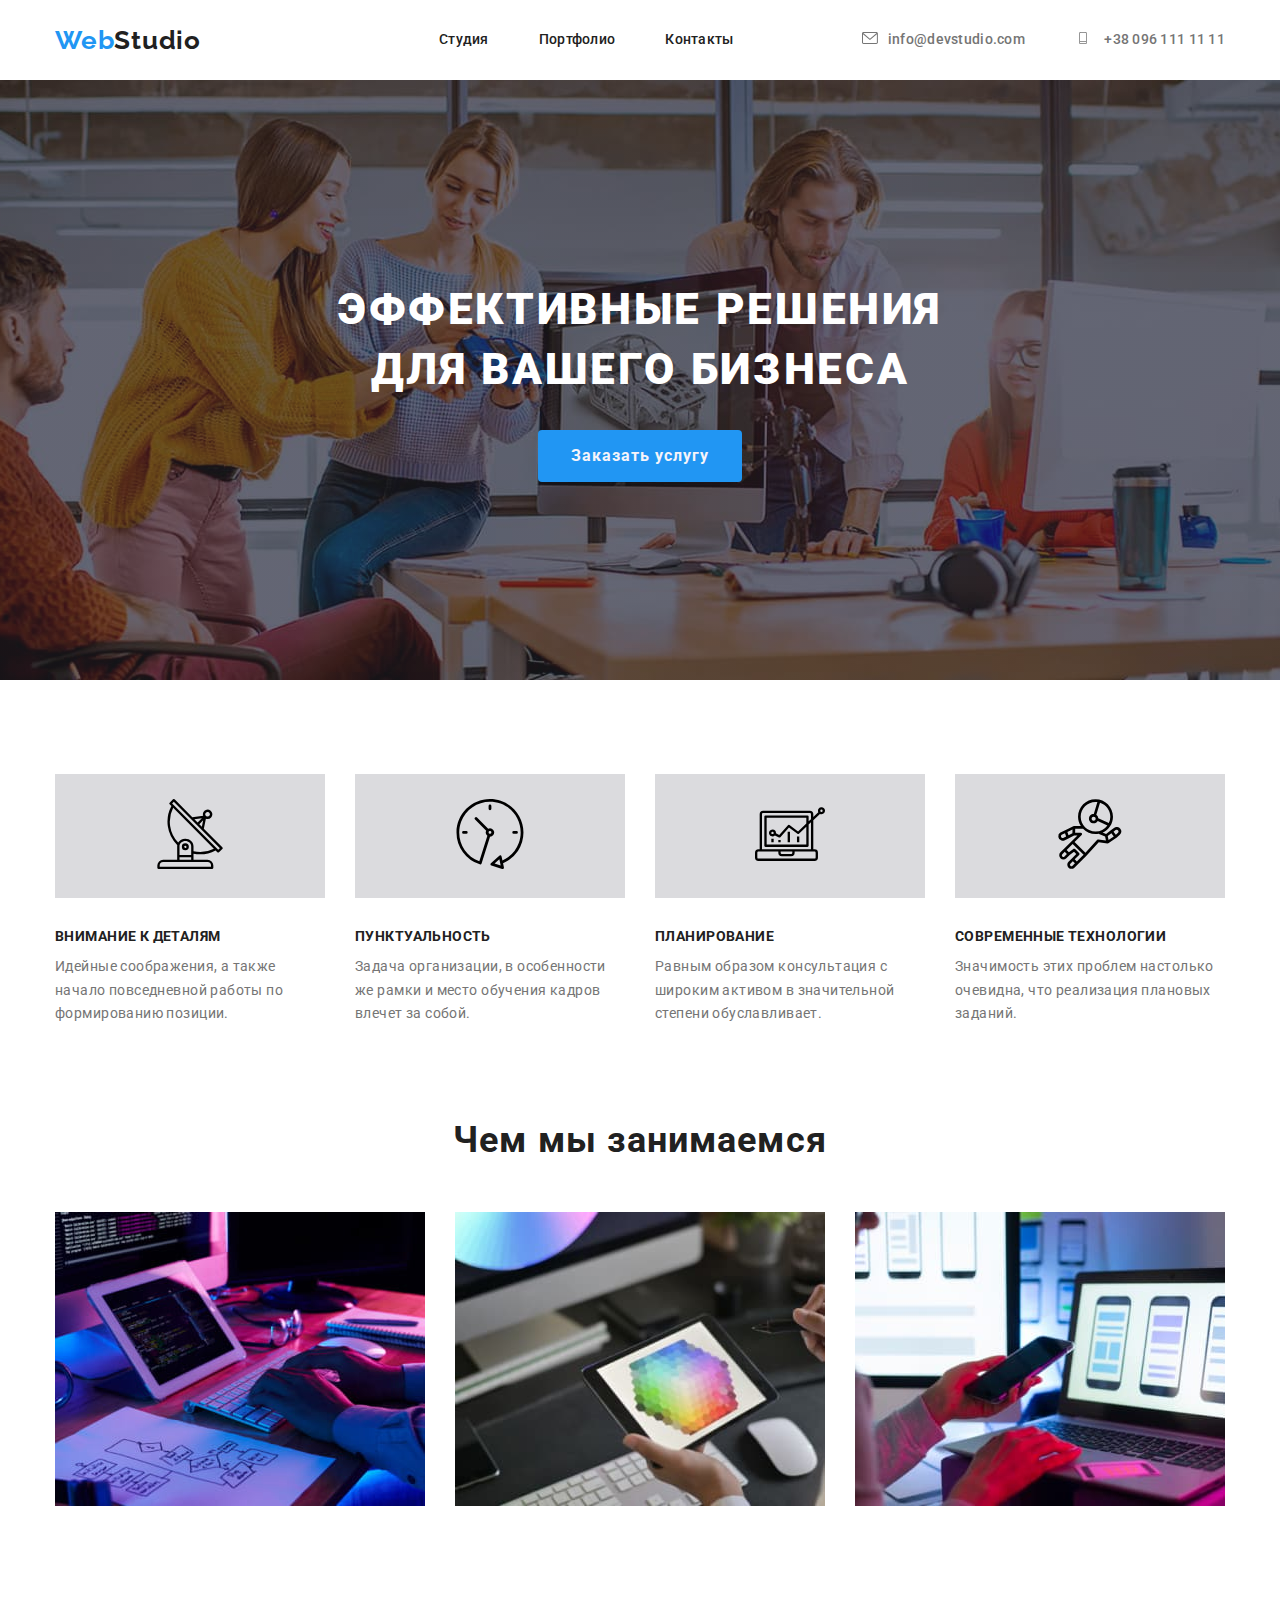
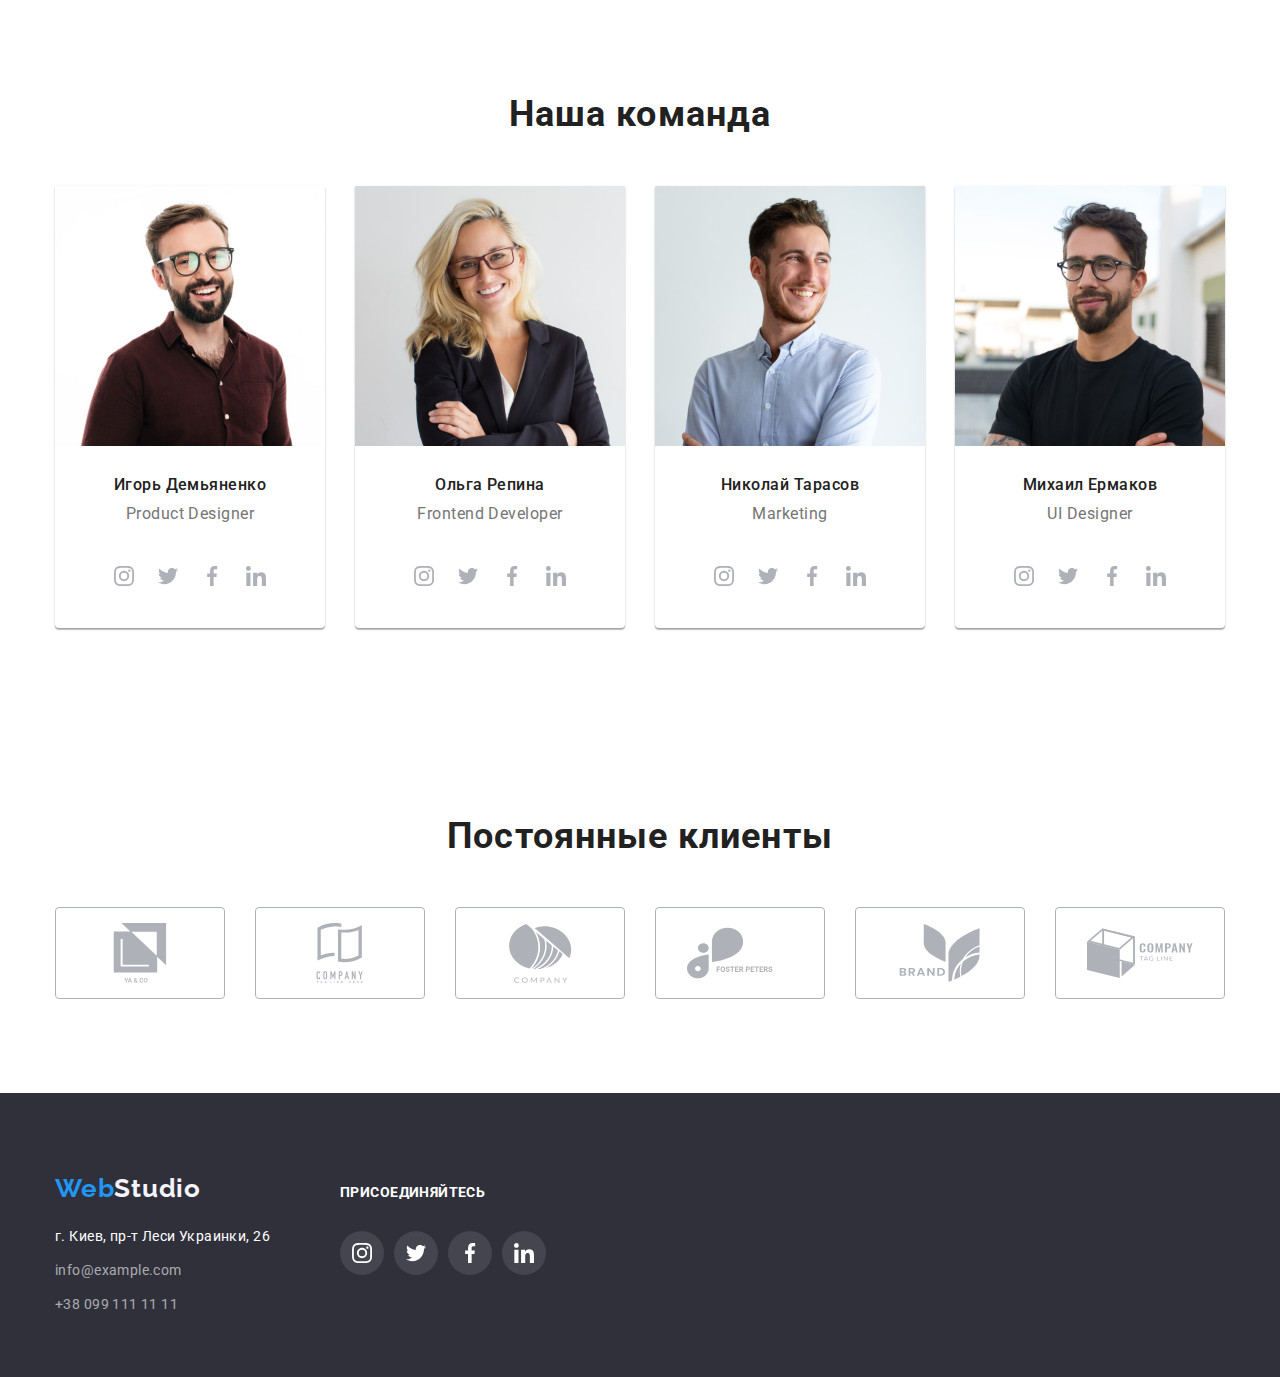
<file: index.html>
<!DOCTYPE html>
<html lang="ru">
  <head>
    <meta charset="UTF-8" />
    <meta http-equiv="X-UA-Compatible" content="IE=edge" />
    <meta name="viewport" content="width=device-width, initial-scale=1.0" />
    <title>Homework#1</title>
    <link rel="preconnect" href="https://fonts.googleapis.com">
<link rel="preconnect" href="https://fonts.gstatic.com" crossorigin>
<link href="https://fonts.googleapis.com/css2?family=Raleway:wght@700&family=Roboto:wght@400;500;700;900&display=swap" rel="stylesheet">
<link rel="stylesheet" href="https://cdnjs.cloudflare.com/ajax/libs/modern-normalize/1.1.0/modern-normalize.min.css">
<link rel="stylesheet" href="./css/styles.css">

  </head>
  <body>
      <!-- <!-............................................NAVIGATION................................-> -->
    <header>
      <div class="container line">
        <nav class="main-nav">
          <a class="logo" href="./index.html">
            <span class="logo accent">Web</span><span class="logo basic">Studio</span>
          </a>
          <ul class="links list ">
            <li class="link-item">
              <a class="navigation" href="Студия">Студия</a>
            </li>
            <li class="link-item">
              <a class="navigation" href="./portfolio.html">Портфолио</a>
            </li>
            <li class="link-item">
              <a class="navigation" href="Контакты">Контакты</a>
            </li>
          </ul>
        </nav>  
        <ul class="address list">
          <li class="info">
            <a class="contact" href="mailto:info@devstudio.com">
              <svg class="icon" width="16" height="12"> 
                <use href="./images/icon/sprite.svg#envelope"></use> 
            </svg>info@devstudio.com
            </a>
          </li>
          <li class="info"> 
            <a class="contact" href="tel:+380961111111">
              <svg class="icon" width="16" height="12"> 
                <use href="./images/icon/sprite.svg#phone"></use> 
            </svg> +38 096 111 11 11
          </a>
           </li>
        </ul>   
      </div>
      
    </header>
    <main>
      <!-- ...................................................MAIN.......................... -->
      <section class="hero">
        <div class="container">
          <h1 class="header"> Эффективные решения <br> для вашего бизнеса</h1>
          <button class="button" type="button">Заказать услугу</button>
        </div>
        </section>
      
      <!-- ..........................................FEATURES.................................. -->
      <section class="section">
        <div class="container second">
          <h2 class="hidden-block">Особенности</h2>
          <ul class="feature-list ">
             <li class="list-item"> 
               <div class="background-icon">
                  <svg class="feature-icon" width="70" height="70">
                <use href="./images/icon/sprite.svg#antenna"></use>
                  </svg>
               </div>
                <h3 class="features">Внимание к деталям</h3> 
               <p class="description"> 
                 Идейные соображения, а также начало повседневной работы по формированию позиции.
                </p>
             </li>
             <li class="list-item"> 
               <div class="background-icon"> 
                 <svg class="feature-icon" width="70" height="70">
                <use href="./images/icon/sprite.svg#clock"></use>
                 </svg>
               </div>          
              <h3 class="features">Пунктуальность</h3> 
              <p class="description">
                Задача организации, в особенности же рамки и место обучения кадров влечет за собой.
              </p>
             </li>
             <li class="list-item"> 
               <div class="background-icon"> 
                 <svg class="feature-icon" width="70" height="70">
                <use href="./images/icon/sprite.svg#computer"></use>
                 </svg>
               </div>
              
              <h3 class="features">Планирование</h3> 
              <p class="description">
                Равным образом консультация с широким активом в значительной степени обуславливает.
              </p>
           </li>
           <li class="list-item"> 
             <div class="background-icon"> 
               <svg class="feature-icon" width="70" height="70">
              <use href="./images/icon/sprite.svg#space"></use>
              </svg>
             </div>       
            <h3 class="features">Современные технологии</h3> 
            <p class="description">
              Значимость этих проблем настолько очевидна, что реализация плановых заданий.
            </p>
           </li>
          </ul>
        </div>
        </section>
        

         <!-- .....................................WHAT....... WE.....DO........... -->
         <section class="section what-we-do">
           <div class="container what-we-do">
            <h2 class="blocks"> Чем мы занимаемся</h2>
            <ul class="task-list">
              <li class="list-item">
               <img src="./images/img.jpg" alt="написание кода" width="370" height="294">
              </li>
              <li class="list-item">
               <img src="./images/box 3.jpg" alt="разработка приложений"width="370" height="294" >
              </li>
                <li class="list-item">
                 <img src="./images/img (1).jpg" alt="дизайн" width="370" height="294">
                </li>               
            </ul>
           </div>
         </section>
         <!-- ...................................COMMAND..........................-->
         <section class="section tema">
           <div class="container">
            <h2 class="blocks">Наша команда</h2>
            <ul class="team-list">
                <li class="list-item">
                   <img src="./images/img (2).jpg" alt="Фото" width="270" height="260">
                   <div class="measures">
                     <h3 class="name">Игорь Демьяненко</h3>
                    <p class="occupation">Product Designer</p>
                   </div>
                   <ul class="network-list"> 
                    <li class="network-item"> 
                        <a class="network-link" href="" aria-label="Instagram"> 
                            <svg class="network-icon" width="20" height="20"> 
                                <use href="./images/icon/sprite.svg#instagram"></use> 
                            </svg> 
                        </a> 
                    </li> 
                    <li class="network-item"> 
                        <a class="network-link" href="" aria-label="Twitter"> 
                            <svg class="network-icon" width="20" height="20"> 
                                <use href="./images/icon/sprite.svg#twitter"></use> 
                            </svg> 
                        </a> 
                    </li> 
                    <li class="network-item"> 
                        <a class="network-link" href="" aria-label="Facebook"> 
                            <svg class="network-icon" width="20" height="20"> 
                                <use href="./images/icon/sprite.svg#facebook"></use> 
                            </svg> 
                        </a> 
                    </li> 
                    <li class="network-item"> 
                        <a class="network-link" href="" aria-label="Linkedin"> 
                            <svg class="network-icon" width="20" height="20"> 
                                <use href="./images/icon/sprite.svg#linkedin"></use> 
                            </svg> 
                        </a> 
                    </li> 
                </ul>
                </li>
                <li class="list-item">
                   <img src="./images/img (3).jpg" alt="Фото" width="270" height="260">
                   <div class="measures">
                    <h3 class="name">Ольга Репина</h3>
                    <p class="occupation">Frontend Developer</p>
                   </div>
                   <ul class="network-list"> 
                    <li class="network-item"> 
                        <a class="network-link" href="" aria-label="Instagram"> 
                            <svg class="network-icon" width="20" height="20"> 
                                <use href="./images/icon/sprite.svg#instagram"></use> 
                            </svg> 
                        </a> 
                    </li> 
                    <li class="network-item"> 
                        <a class="network-link" href="" aria-label="Twitter"> 
                            <svg class="network-icon" width="20" height="20"> 
                                <use href="./images/icon/sprite.svg#twitter"></use> 
                            </svg> 
                        </a> 
                    </li> 
                    <li class="network-item"> 
                        <a class="network-link" href="" aria-label="Facebook"> 
                            <svg class="network-icon" width="20" height="20"> 
                                <use href="./images/icon/sprite.svg#facebook"></use> 
                            </svg> 
                        </a> 
                    </li> 
                    <li class="network-item"> 
                        <a class="network-link" href="" aria-label="Linkedin"> 
                            <svg class="network-icon" width="20" height="20"> 
                                <use href="./images/icon/sprite.svg#linkedin"></use> 
                            </svg> 
                        </a> 
                    </li> 
                </ul>
                </li>
                <li class="list-item">
                   <img src="./images/img (4).jpg" alt="Фото" width="270" height="260">
                   <div class="measures">
                    <h3 class="name">Николай Тарасов</h3>
                    <p class="occupation">Marketing</p>
                   </div>
                   <ul class="network-list"> 
                    <li class="network-item"> 
                        <a class="network-link" href="" aria-label="Instagram"> 
                            <svg class="network-icon" width="20" height="20"> 
                                <use href="./images/icon/sprite.svg#instagram"></use> 
                            </svg> 
                        </a> 
                    </li> 
                    <li class="network-item"> 
                        <a class="network-link" href="" aria-label="Twitter"> 
                            <svg class="network-icon" width="20" height="20"> 
                                <use href="./images/icon/sprite.svg#twitter"></use> 
                            </svg> 
                        </a> 
                    </li> 
                    <li class="network-item"> 
                        <a class="network-link" href="" aria-label="Facebook"> 
                            <svg class="network-icon" width="20" height="20"> 
                                <use href="./images/icon/sprite.svg#facebook"></use> 
                            </svg> 
                        </a> 
                    </li> 
                    <li class="network-item"> 
                        <a class="network-link" href="" aria-label="Linkedin"> 
                            <svg class="network-icon" width="20" height="20"> 
                                <use href="./images/icon/sprite.svg#linkedin"></use> 
                            </svg> 
                        </a> 
                    </li> 
                </ul>
                </li>
                <li class="list-item">
                   <img src="./images/img (5).jpg" alt="Фото" width="270" height="260">
                   <div class="measures">
                     <h3 class="name">Михаил Ермаков</h3>
                    <p class="occupation">UI Designer</p>
                  </div>
                   <ul class="network-list"> 
                    <li class="network-item"> 
                        <a class="network-link" href="" aria-label="Instagram"> 
                            <svg class="network-icon" width="20" height="20"> 
                                <use href="./images/icon/sprite.svg#instagram"></use> 
                            </svg> 
                        </a> 
                    </li> 
                    <li class="network-item"> 
                        <a class="network-link" href="" aria-label="Twitter"> 
                            <svg class="network-icon" width="20" height="20"> 
                                <use href="./images/icon/sprite.svg#twitter"></use> 
                            </svg> 
                        </a> 
                    </li> 
                    <li class="network-item"> 
                        <a class="network-link" href="" aria-label="Facebook"> 
                            <svg class="network-icon" width="20" height="20"> 
                                <use href="./images/icon/sprite.svg#facebook"></use> 
                            </svg> 
                        </a> 
                    </li> 
                    <li class="network-item"> 
                        <a class="network-link" href="" aria-label="Linkedin"> 
                            <svg class="network-icon" width="20" height="20"> 
                                <use href="./images/icon/sprite.svg#linkedin"></use> 
                            </svg> 
                        </a> 
                    </li> 
                </ul>
                </li>                
            </ul>
           </div>   
         </section>
         <!-- ..........................CLIENTS.............................. -->
         <section  class="section">
           <div class="container">
            <h2 class="blocks">Постоянные клиенты</h2>
            <ul class="clients-list ">
              <li class="clients-item">
                  <a class="clients-link" href="">
                      <svg class="clients-logo" width="106" height="60">
                          <use href="./images/icon/sprite.svg#clients1"></use>
                      </svg>
                  </a>
              </li>
              <li class="clients-item">
                  <a class="clients-link " href="">
                      <svg class="clients-logo" width="106" height="60">
                          <use href="./images/icon/sprite.svg#clients2"></use>
                      </svg>
                  </a>
              </li>
              <li class="clients-item">
                  <a class="clients-link " href="">
                      <svg class="clients-logo" width="106" height="60">
                          <use href="./images/icon/sprite.svg#clients3"></use>
                      </svg>
                  </a>
              </li>
              <li class="clients-item">
                  <a class="clients-link" href="">
                      <svg class="clients-logo" width="106" height="60">
                          <use href="./images/icon/sprite.svg#clients4"></use>
                      </svg>
                  </a>
              </li>
              <li class="clients-item">
                  <a class="clients-link" href="">
                      <svg class="clients-logo" width="106" height="60">
                          <use href="./images/icon/sprite.svg#clients5"></use>
                      </svg>
                  </a>
              </li>
              <li class="clients-item">
                  <a class="clients-link " href="">
                      <svg class="clients-logo" width="106" height="60">
                          <use href="./images/icon/sprite.svg#clients6"></use>
                      </svg>
                  </a>
              </li>
          </ul>
           </div> 
         </section>
    </main>
      <footer class="footer">
          <div class="container footer-finish">
            <div>
              <div class="webstudio">
              <a class="logotype" href="./index.html">
                <span class="logotype start">Web</span><span class="logotype end">Studio</span>
              </a>
            </div> 
            <address class="address-footer">
                <ul class="info-list">
                    <li class="list-item">
                      <a class="map" href="https://www.google.com/maps/d/u/0/viewer?mid=10uSM3H-mIU3GznYo2szRIEphczw&hl=en_US&ll=50.427326999999984%2C30.538092&z=17">г. Киев, пр-т Леси Украинки, 26</a>
                    </li>
                    <li class="list-item">
                      <a class="contact-footer" href="mailto:info@example.com">info@example.com</a>
                    </li>
                    <li class="list-item">
                      <a class="contact-footer" href="tel:+380991111111">+38 099 111 11 11</a>
                    </li>
                </ul>
            </address>     
            </div>
            
          <div class="join-info">
            <p class="join-us"> ПРИСОЕДИНЯЙТЕСЬ</p>
            <ul class="join-list">
              <li class="join-item">
                <a class="join-link" href="" aria-label="Instagram"> 
                <svg class="join-icon" width="20" height="20"> 
                    <use href="./images/icon/sprite.svg#instagram"></use> 
                </svg> </a> 
              </li>
              <li class="join-item">
                <a class="join-link" href="" aria-label="Instagram"> 
                <svg class="join-icon" width="20" height="20"> 
                    <use href="./images/icon/sprite.svg#twitter"></use> 
                </svg> </a> 
              </li>
              <li class="join-item">
                <a class="join-link" href="" aria-label="Instagram"> 
                <svg class="join-icon" width="20" height="20"> 
                    <use href="./images/icon/sprite.svg#facebook"></use> 
                </svg> </a> 
              </li>
              <li class="join-item">
                <a class="join-link" href="" aria-label="Instagram"> 
                <svg class="join-icon" width="20" height="20"> 
                    <use href="./images/icon/sprite.svg#linkedin"></use> 
                </svg> </a> 
              </li>
            </ul>
          </div>
        </div>
      </footer>
    
    
  </body>
</html>
</file>
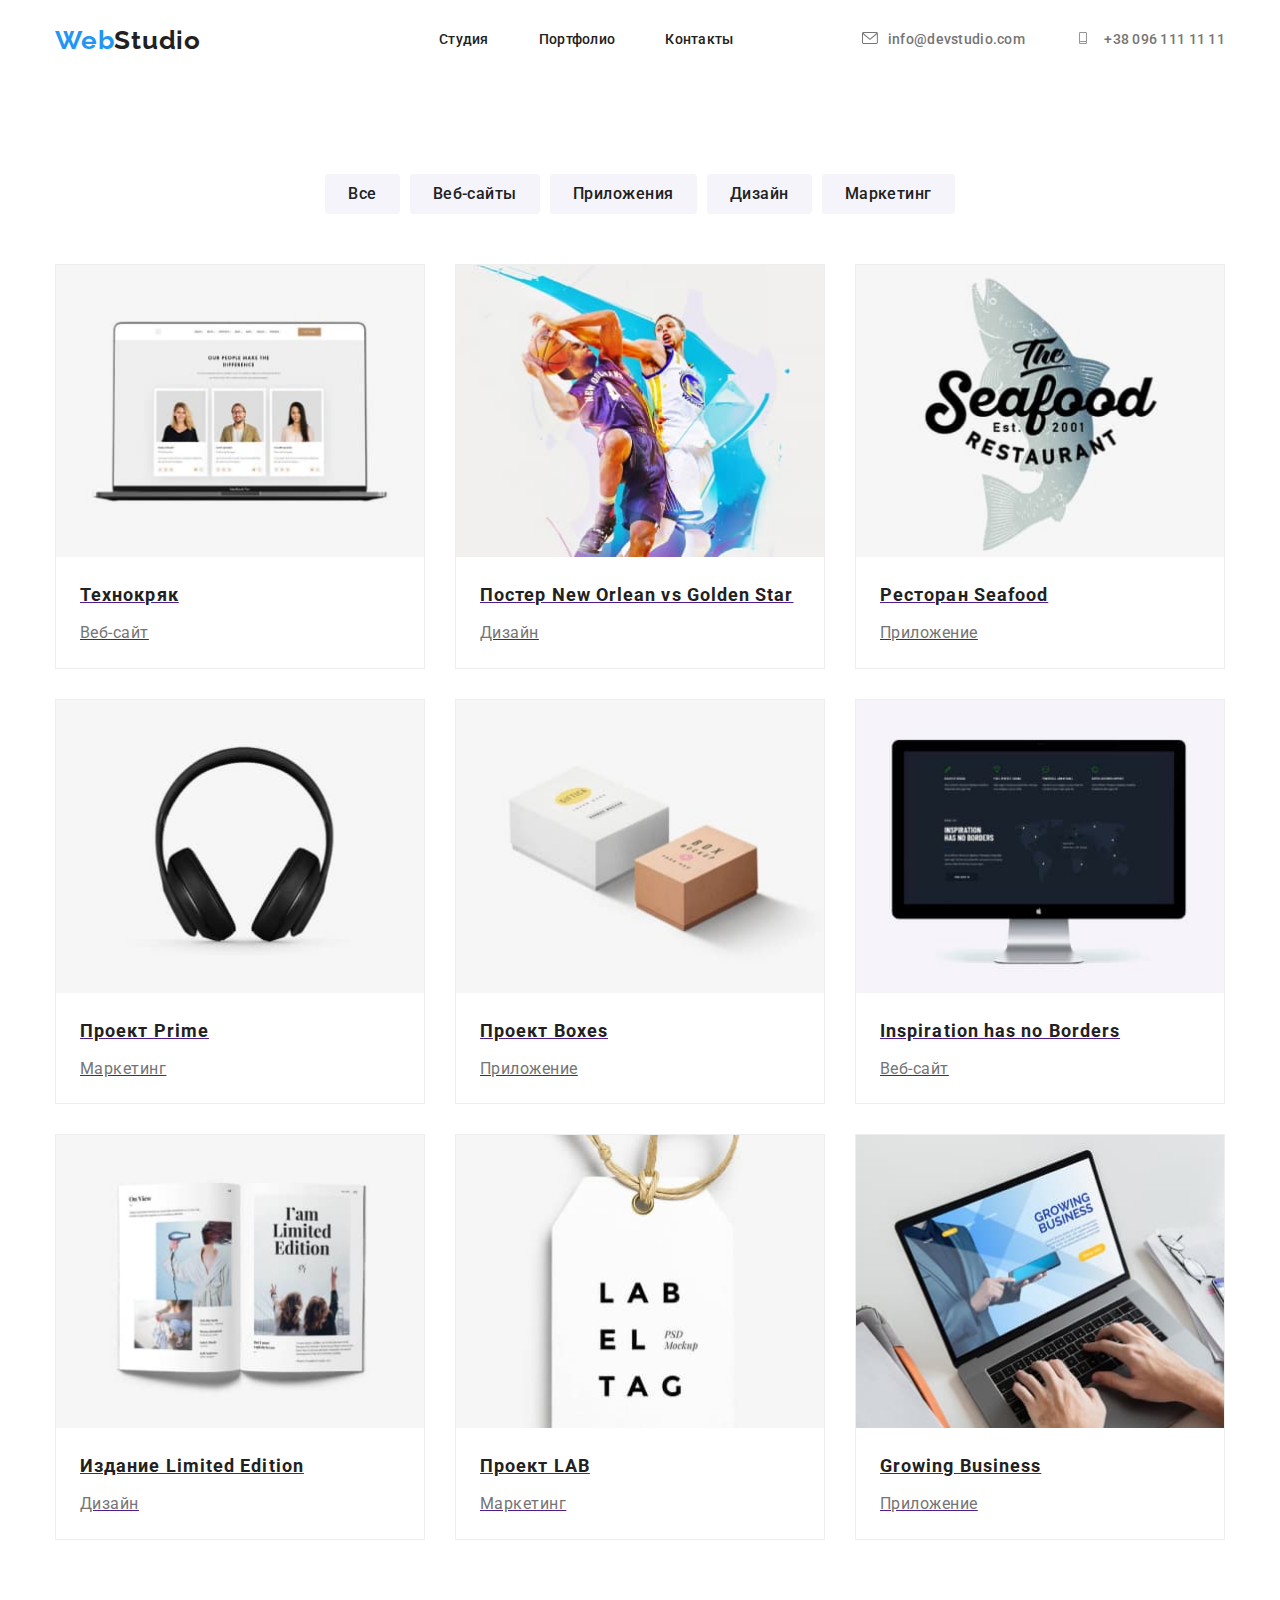
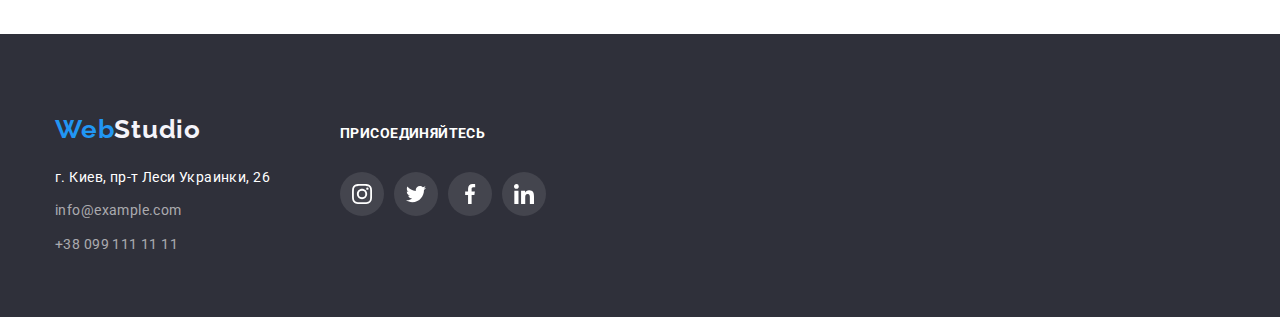
<file: portfolio.html>
<!DOCTYPE html>
<html lang="en">
<head>
    <meta charset="UTF-8">
    <meta http-equiv="X-UA-Compatible" content="IE=edge">
    <meta name="viewport" content="width=device-width, initial-scale=1.0">
    <title>Portfolio</title>
    <link rel="preconnect" href="https://fonts.googleapis.com">
    <link rel="preconnect" href="https://fonts.gstatic.com" crossorigin>
    <link href="https://fonts.googleapis.com/css2?family=Raleway:wght@700&family=Roboto:wght@400;500;700;900&display=swap" rel="stylesheet">  
    <link rel="stylesheet" href="https://cdnjs.cloudflare.com/ajax/libs/modern-normalize/1.1.0/modern-normalize.min.css">
    <link rel="stylesheet" href="./css/styles.css"> 
</head>
<body>
     <!--Навігація у шапці-->
     <header>
      <div class="container line">
        <nav class="main-nav">
          <a class="logo" href="./index.html">
            <span class="logo accent">Web</span><span class="logo basic">Studio</span>
          </a>
          <ul class="links list ">
            <li class="link-item">
              <a class="navigation" href="Студия">Студия</a>
            </li>
            <li class="link-item">
              <a class="navigation" href="./portfolio.html">Портфолио</a>
            </li>
            <li class="link-item">
              <a class="navigation" href="Контакты">Контакты</a>
            </li>
          </ul>
        </nav>  
        <ul class="address list">
          <li class="info">
            <a class="contact" href="mailto:info@devstudio.com">
              <svg class="icon" width="16" height="12"> 
                <use href="./images/icon/sprite.svg#envelope"></use> 
            </svg>info@devstudio.com
            </a>
          </li>
          <li class="info"> 
            <a class="contact" href="tel:+380961111111">
              <svg class="icon" width="16" height="12"> 
                <use href="./images/icon/sprite.svg#phone"></use> 
            </svg> +38 096 111 11 11
          </a>
           </li>
        </ul>   
      </div>
      
    </header>
      <main>
          <!-- Секція з кнопок -->
          <section class="section" >
            <div class="container">
              <h1 class="hidden-block">Портфолио</h1>
              <ul class="button-list">
                  <li class="button-item">
                    <button class="btn" type="button">Все</button>
                 </li>
                 <li class="button-item">
                    <button class="btn" type="button">Веб-сайты</button>
                 </li>
                 <li class="button-item">
                    <button class="btn" type="button">Приложения</button>
                 </li>
                 <li class="button-item">
                    <button class="btn" type="button">Дизайн</button>
                 </li>
                 <li class="button-item">
                    <button class="btn" type="button">Маркетинг</button>
                 </li>
              </ul>
              <ul class="image-list">
                  <li class="image-item">
                    <a class="project-link" href="">
                      <img src="./images/port (9).jpg" alt="Технокряк" width="370" height="294">
                      <h2 class="image-name">Технокряк</h2>
                      <p class="type">Веб-сайт</p>
                    </a>
                  </li>
                  <li class="image-item">
                    <a class="project-link" href="">
                    <img src="./images/port (8).jpg" alt="Постер New Orlean vs Golden Star" width="370" height="294">
                    <h2 class="image-name">Постер New Orlean vs Golden Star </h2>
                    <p class="type">Дизайн</p>
                    </a>
                  </li>
                  <li class="image-item">
                    <a class="project-link" href="">
                    <img src="./images/port (7).jpg" alt="Ресторан Seafood" width="370" height="294">
                    <h2 class="image-name">Ресторан Seafood</h2>
                    <p class="type">Приложение</p> 
                    </a>
                  </li>
                  <li class="image-item">
                    <a class="project-link" href="">
                    <img src="./images/port (6).jpg" alt="Проект Prime" width="370" height="294">
                    <h2 class="image-name">Проект Prime</h2>
                    <p class="type">Маркетинг</p>
                    </a>
                </li>
                <li class="image-item">
                  <a class="project-link" href="">
                  <img src="./images/port (5).jpg" alt="Проект Boxes" width="370" height="294">
                  <h2 class="image-name">Проект Boxes </h2>
                  <p class="type">Приложение</p>
                  </a>
                </li>
                <li class="image-item">
                  <a class="project-link" href="">
                  <img src="./images/port (1).jpg" alt="Inspiration has no Borders" width="370" height="294">
                  <h2 class="image-name">Inspiration has no Borders</h2>
                  <p class="type">Веб-сайт</p> 
                  </a>
                </li>
                <li class="image-item">
                  <a class="project-link" href="">
                  <img src="./images/port (4).jpg" alt="Издание Limited Edition" width="370" height="294">
                  <h2 class="image-name">Издание Limited Edition</h2>
                  <p class="type">Дизайн</p>
                  </a>
              </li>
              <li class="image-item">
                <a class="project-link" href="">
                <img src="./images/port (3).jpg" alt="Проект LAB" width="370" height="294">
                <h2 class="image-name">Проект LAB </h2>
                <p class="type">Маркетинг</p>
                </a>
              </li>
              <li class="image-item">
                <a class="project-link" href="">
                <img src="./images/port (2).jpg" alt="Growing Business" width="370" height="294">
                <h2 class="image-name">Growing Business</h2>
                <p class="type">Приложение</p> 
                </a>
              </li>   
              </ul>
            </div>  
          </section>
      </main>
      <footer class="footer">
        <div class="container footer-finish">
          <div>
            <div class="webstudio">
            <a class="logotype" href="./index.html">
              <span class="logotype start">Web</span><span class="logotype end">Studio</span>
            </a>
          </div> 
          <address class="address-footer">
              <ul class="info-list">
                  <li class="list-item">
                    <a class="map" href="https://www.google.com/maps/d/u/0/viewer?mid=10uSM3H-mIU3GznYo2szRIEphczw&hl=en_US&ll=50.427326999999984%2C30.538092&z=17">г. Киев, пр-т Леси Украинки, 26</a>
                  </li>
                  <li class="list-item">
                    <a class="contact-footer" href="mailto:info@example.com">info@example.com</a>
                  </li>
                  <li class="list-item">
                    <a class="contact-footer" href="tel:+380991111111">+38 099 111 11 11</a>
                  </li>
              </ul>
          </address>     
          </div>
          
        <div class="join-info">
          <p class="join-us"> ПРИСОЕДИНЯЙТЕСЬ</p>
          <ul class="join-list">
            <li class="join-item">
              <a class="join-link" href="" aria-label="Instagram"> 
              <svg class="join-icon" width="20" height="20"> 
                  <use href="./images/icon/sprite.svg#instagram"></use> 
              </svg> </a> 
            </li>
            <li class="join-item">
              <a class="join-link" href="" aria-label="Instagram"> 
              <svg class="join-icon" width="20" height="20"> 
                  <use href="./images/icon/sprite.svg#twitter"></use> 
              </svg> </a> 
            </li>
            <li class="join-item">
              <a class="join-link" href="" aria-label="Instagram"> 
              <svg class="join-icon" width="20" height="20"> 
                  <use href="./images/icon/sprite.svg#facebook"></use> 
              </svg> </a> 
            </li>
            <li class="join-item">
              <a class="join-link" href="" aria-label="Instagram"> 
              <svg class="join-icon" width="20" height="20"> 
                  <use href="./images/icon/sprite.svg#linkedin"></use> 
              </svg> </a> 
            </li>
          </ul>
        </div>
      </div>
    </footer>
</body>
</html>
</file>
<file: css/styles.css>
html {
    box-sizing: border-box;
}

*,
*::after,
*::before {
    box-sizing: inherit;
}

h1,
h2,
h3,
h4,
h5,
h6,
p {
    margin: 0;
}

ul{ 
    margin: 0; 
    padding: 0; 
    list-style: none; 
}

.link {
    text-decoration: none;
    color: inherit;
}

img {
    display: block;
    max-width: 100%;
    height: auto;
}

:root {
--main-text-color:#212121;
--secondary-text-color:#757575;
--main-background-color:#F5F4FA;
--secondary-background-color:#2F303A;
--logo-accent-color: #2196F3;
--logo-main-color: #F5F4FA;
--button-color: #F5F4FA;
--button-background-color:#2196F3;
--active-focus-color: #212121;
--link-text-color:#2196F3;
--link-background-color: #F5F4FA;
--rare-white-text-color: #FFFFFF;
--contacts-text-color: rgba(255, 255, 255, 0.6);
}
body{
    font-family: Roboto, sans-serif;
}

.container{
    width: 1200px;
    padding-left: 15px;
    padding-right: 15px;
    margin: 0 auto;
    /* outline: 2px solid tomato;  */
}

/* LOGO */
.logo{
font-family: 'Raleway';
font-style: normal;
font-weight: 700;
font-size: 26px;
line-height: 1.19;
letter-spacing: 0.03em;
text-decoration: none;
}
.logo .accent{
color: var(--logo-accent-color);
}
.logo .basic{
color: var(--main-text-color);
}
/* LINKS */
.navigation{
color: var(--main-text-color);
text-decoration: none;
}
.navigation:hover {
 background-color: transparent;
 color: #2196F3;
 }
 .navigation:focus {
  color: var(--active-focus-color);
}
.navigation:active {
  color: var(--active-focus-color);
 }
.navigation {
 cursor: pointer;
 text-decoration: none;
 }
 .links .navigation{
     display: block;
     padding-top: 32px;
     padding-bottom: 32px;
 }
 /* WEBSTUDIO HEADER*/
 .line{
    display: flex;
    align-items: center;

} 
  /*LINKS */
  .links {
      display: flex;
  }
.link-item{
font-weight: 500;
font-size: 14px;
line-height: 1.14;
letter-spacing: 0.02em;
text-decoration: none;
list-style-type: none; 
color: var(--main-text-color);
background-color: transparent;
}
.links .link-item:not(:last-child){
    margin-right: 50px;
}
.links{
    margin-left: 238px;
}
.main-nav{
    display: flex;
    align-items: center;

}
.contact{
    list-style-type: none; 
}

.address{
    margin-left: auto;
}
/* ADDRESS */
.address{
    display: flex;
    align-items: center;
}
.address{
color: var(--secondary-text-color);
font-weight: 500;
font-size: 14px;
line-height: 1.14;
letter-spacing: 0.02em;
text-decoration: none;
list-style-type: none;
}
.address .info:not(:last-child){
    margin-right: 50px;
}
.address .contact{
    display: block;
    padding-top: 32px;
    padding-bottom: 32px;

}

.contact:hover {
background-color: transparent;
color: var(--link-text-color);
}
.contact:focus {
    color: var(--active-focus-color);
}
.contact:active {
    color: var(--active-focus-color);
}
.contact {
    cursor: pointer;
}
.contact{
    color:  var(--secondary-text-color);
    text-decoration: none;
}
/* .......ICON......... */
.icon{
    margin-right: 10px;
    fill: currentColor;
}
.icon:hover,
.icon:focus{
    color: var(--link-text-color);
}

/* MAIN */

.hero{
    background-image: linear-gradient(
        to right,
        rgba(47, 48, 58, 0.4),
        rgba(47, 48, 58, 0.4)
    ),
    url("../images/hero.jpg");
    background-repeat: no-repeat;
    background-position: center;
    background-size: cover;
}
.hero{
    text-align: center;
    padding-top: 200px;
    padding-bottom: 200px;
    max-width: 1600px;
    height: 600px;
    margin-left: auto;
    margin-right: auto;
}


.header{
color: var(--rare-white-text-color);
/* background-color: var(--secondary-background-color); */

font-weight: 900;
font-size: 44px;
line-height: 1.36;
text-align: center;
letter-spacing: 0.06em;
text-transform: uppercase;
padding-bottom: 30px;
}
.button{
    border-radius: 4px;
    padding: 10px 32px;
    border: 1px solid transparent;
    align-items: center;
    text-align: center;
    
    font-weight: 700;
    font-size: 16px;
    line-height: 1.87;
    
    letter-spacing: 0.06em;
    color: var(--button-color);
    background-color: var(--button-background-color);
    }
.button:hover {
    background: var(--button-background-color);
    color: var(--button-color);
}
.button:focus {
    color: var(--active-focus-color);
}
.button:active {
    color: var(--active-focus-color);
}
.button{
    cursor: pointer;
}

/* SECTIONS */
.section{
    padding-top: 94px;
    padding-bottom: 94px;
}
/* FEATURES */

.blocks{
font-weight: 700;
font-size: 36px;
line-height: 1.16;
text-align: center;
letter-spacing: 0.03em;
color: var(--main-text-color);
}
.hidden-block{
    position: absolute;
    width: 1px;
    height: 1px;
    margin: -1px;
    border: 0;
    padding: 0;
    white-space: nowrap;
    clip-path: inset(100%);
    clip: rect(0 0 0 0);
    overflow: hidden;
}
.feature-list{
    display: flex;
}
.feature-list .list-item{
    width: 270px;
}
.feature-list .list-item:not(:last-child){
margin-right: 30px;
}

.list-item{
    list-style-type: none;
    text-decoration: none;
}
.features{
font-weight: 700;
font-size: 14px;
line-height: 1.16;
letter-spacing: 0.03em;
text-transform: uppercase;
color: var(--main-text-color);
}
.features{
    margin-bottom: 10px;
}
.description{
font-weight: 400;
font-size: 14px;
line-height: 1.71;
letter-spacing: 0.03em;
color: var(--secondary-text-color);
}
.background-icon{
   padding: 25px 100px;
   justify-content: center;
   align-items: center;
   margin-bottom: 30px;
   background-color: #dbdbde;
}
/* .............................................WHAT WE DO .............................*/
.what-we-do{
    padding-top: 0;
}
.blocks{
    margin-bottom: 50px;
}
.task-list{
    display: flex;
}
.what-we-do .list-item{
    width: 370px;
}
.what-we-do .list-item:not(:last-child){
    margin-right: 30px;
}
/* .................................................COMMAND ......................................*/

.team-list{
    display: flex;
}
.team-list .list-item:not(:last-child){
    margin-right: 30px;  
}
.team-list .list-item{
    box-shadow: 0px 1px 3px rgba(0, 0, 0, 0.12), 0px 1px 1px rgba(0, 0, 0, 0.14), 0px 2px 1px rgba(0, 0, 0, 0.2);
border-radius: 0px 0px 4px 4px;
}

.name{
font-weight: 500;
font-size: 16px;
line-height: 1.18;
text-align: center;
letter-spacing: 0.03em;
color: var(--main-text-color);
margin-bottom: 10px;
}
.measures{
    margin-top: 30px;
    margin-bottom: 16px;
}
.occupation{
    font-weight: 400;
    font-size: 16px;
    line-height: 1.18;
    text-align: center;
    letter-spacing: 0.03em;
    color: var(--secondary-text-color);
}

.section .team .list-item{
    box-shadow: 0 10px 10px -5px rgba(0,0,0,0.3);
}

 .network-list{
    display: flex;
    justify-content: center;
    margin-top: 30px;
    margin-bottom: 30px;
}


.network-link:hover,
.netwotk-link:focus{
    background-color: var(--button-background-color);
    border-radius: 50%;
    fill: #ffffff;
 }
 /*
.network-item:not(:last-child){
    margin-right: 10px;
}  */


.network-link{
    fill: #AFB1B8;
    width: 44px;
    height: 44px;
    display: flex;
    border-radius: 50%;
    justify-content: center;
    align-items: center;
}



/* ................................... ..... . . .  .. .CLIENTS...................................... */
.clients-list{
    display: flex; 
 }
.clients-item{
    display: flex;
    align-items: center;
    justify-content: center;
    cursor: pointer;
    width: 170px;
}
.clients-item:not(:last-child) {
    margin-right: 30px;
}
.clients-link {
    fill: #AFB1B8;
    display: flex;
    width: 170px;
    height: 92px;
    justify-content: center;
    align-items: center;
    color: #AFB1B8;
    border: 1px solid #AFB1B8;
    border-radius: 4px;
    cursor: pointer;
}
.clients-link:hover,
.clients-link:focus {
  color: var(--button-background-color);
  border: 1px solid var(--button-background-color);
}
.clients-logo{
    fill: currentColor;
}
/* ....................PORTFOLIO................ */
.button-list{
    display: flex;
    justify-content: center;
}

.button-list .button-item:not(:last-child){
    margin-right: 10px;
}
.button-list{
    list-style-type: none;
}
.button-list{
    margin-bottom: 50px;
}
.btn:hover {
    background: var(--button-background-color);
    color: var(--button-color);
}
.btn:focus {
    color: var(--button-background-color);
}
.btn:active {
    color: var(--button-background-color);
}
.btn {
    cursor: pointer;
}
.btn{
display: inline-block;
border-radius: 4px;
padding: 6px 22px;
min-width: 72px;
border: 1px solid transparent;

font-weight: 500;
font-size: 16px;
line-height: 1.62;
text-align: center;
letter-spacing: 0.03em;
text-align: center;
color: var(--main-text-color);
background-color: var(--link-background-color);
}


/* ...............PICTURES................... */
 .image-list{
    display: flex;
    flex-wrap: wrap;
}
.image-list{
list-style-type: none;
}
.image-item{
margin-right: 30px;
margin-bottom: 30px;
}
.image-item:nth-child(3n) {
 margin-right: 0;
 }
.image-item:nth-last-child(-n + 3) {
    margin-bottom: 0;
}
.image-item{
    width: 370px;
    border: 1px solid #EEEEEE;
}
.image-item:hover,
.image-item:focus{
    box-shadow: 0px 1px 1px rgba(0, 0, 0, 0.12),
    0px 4px 4px rgba(0, 0, 0, 0.06),
    1px 4px 6px rgba(0, 0, 0, 0.16);
}
.image-name{
font-weight: 700;
font-size: 18px;
line-height: 2;
letter-spacing: 0.06em;
color: var(--main-text-color);
padding-top: 20px;
margin-bottom: 5px;
}
.image-name{
    padding-left: 24px;
    padding-right: 24px;
}
.type{
font-weight: 400;
font-size: 16px;
line-height: 1.87;
letter-spacing: 0.03em;
color: var(--secondary-text-color);
padding-bottom: 20px;
}
.type{
    padding-left: 24px;
    padding-right: 24px;
}
.project-link:hover,
.project-lick:focus{

}
/* ................................FOOTER .............*/
.container  .footer-finish{
max-width: 1600px;
}
.webstudio{
    margin-top: 20px;
    margin-bottom: 20px;
}
.logotype {
font-family: 'Raleway';
font-weight: 700;
font-size: 26px;
line-height: 1.19;
letter-spacing: 0.03em;
text-decoration: none;

}
.logotype .start{
color: var(--logo-accent-color);
}
.logotype .end {
    color: var(--logo-main-color);
}
.footer{
    padding-top:60px ;
    padding-bottom:60px ;
}
.footer {
background: var(--secondary-background-color);
font-style: normal;
font-weight: 400;
font-size: 14px;
line-height: 1.7;
letter-spacing: 0.03em;

}
.address-footer{
font-style: normal;
font-size: 14px;
line-height: 1.7;
letter-spacing: 0.03em;
}
.info-list .list-item:not(:last-child){
    margin-bottom: 10px;
}
.map{
    color: var(--rare-white-text-color);
    text-decoration: none;
}
.contact-footer{
    color: var(--contacts-text-color);
    text-decoration: none;
}

.footer-finish{
    display: flex;
    align-items: baseline;
}
.join-info{
    display: block;
    margin-left: 70px;
}

.join-us{
    font-style: normal;
    font-weight: 700;
    font-size: 14px;
    line-height: 1.14;
    letter-spacing: 0.03em;
    text-transform: uppercase;
    color: var(--rare-white-text-color);
    margin-bottom: 30px;
    }
.join-list{
display: flex;
justify-content: center;
}
.join-item:not(:last-child) {
    margin-right: 10px;
  }
.join-link{
fill: #ffffff;
width: 44px;
height: 44px;
display: flex;
background-color: rgba(255, 255, 255, 0.1);
border-radius: 50%;
justify-content: center;
 align-items: center;
}
.join-link:hover,
.join-link:focus{
    background-color: var(--button-background-color);
}
</file>
